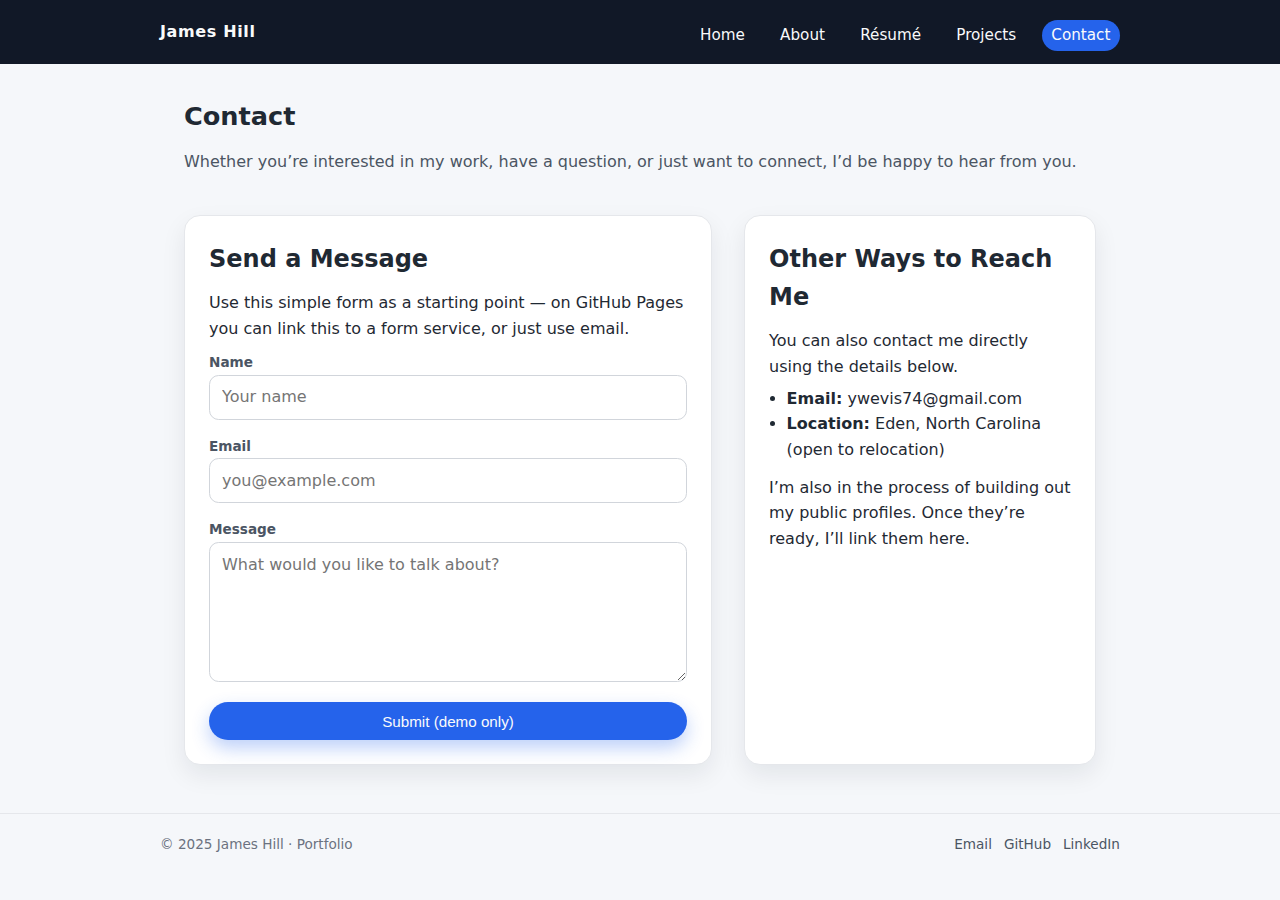
<file: contact.html>
<!DOCTYPE html>
<html lang="en">
<head>
  <meta charset="UTF-8">
  <meta name="viewport" content="width=device-width, initial-scale=1.0">
  <title>Contact - James Hill</title>
  <link rel="stylesheet" href="style.css">
</head>
<body>
  <header>
    <div class="nav-container">
      <div class="logo">James Hill</div>
      <nav>
        <ul>
          <li><a href="index.html" class="">Home</a></li><li><a href="about.html" class="">About</a></li><li><a href="resume.html" class="">Résumé</a></li><li><a href="projects.html" class="">Projects</a></li><li><a href="contact.html" class="active">Contact</a></li>
        </ul>
      </nav>
    </div>
  </header>
  <main>

    <section class="section">
      <h2>Contact</h2>
      <p>
        Whether you’re interested in my work, have a question, or just want to connect,
        I’d be happy to hear from you.
      </p>
    </section>

    <section class="contact-layout">
      <div class="contact-card">
        <h2>Send a Message</h2>
        <p>Use this simple form as a starting point — on GitHub Pages you can link this to a form service, or just use email.</p>
        <form>
          <div>
            <label for="name">Name</label>
            <input id="name" type="text" placeholder="Your name">
          </div>
          <div>
            <label for="email">Email</label>
            <input id="email" type="email" placeholder="you@example.com">
          </div>
          <div>
            <label for="message">Message</label>
            <textarea id="message" placeholder="What would you like to talk about?"></textarea>
          </div>
          <button type="submit" class="btn btn-primary">Submit (demo only)</button>
        </form>
      </div>

      <aside class="info-card">
        <h2>Other Ways to Reach Me</h2>
        <p>You can also contact me directly using the details below.</p>
        <ul>
          <li><strong>Email:</strong> <a href="mailto:ywevis74@gmail.com">ywevis74@gmail.com</a></li>
          <li><strong>Location:</strong> Eden, North Carolina (open to relocation)</li>
        </ul>
        <p style="margin-top:0.75rem;">
          I’m also in the process of building out my public profiles. Once they’re ready,
          I’ll link them here.
        </p>
      </aside>
    </section>

  </main>
  <footer>
    <div class="footer-inner">
      <div>© 2025 James Hill · Portfolio</div>
      <div class="footer-links">
        <a href="mailto:ywevis74@gmail.com">Email</a>
        <a href="https://github.com/" target="_blank" rel="noopener">GitHub</a>
        <a href="https://www.linkedin.com/" target="_blank" rel="noopener">LinkedIn</a>
      </div>
    </div>
  </footer>
</body>
</html>
</file>
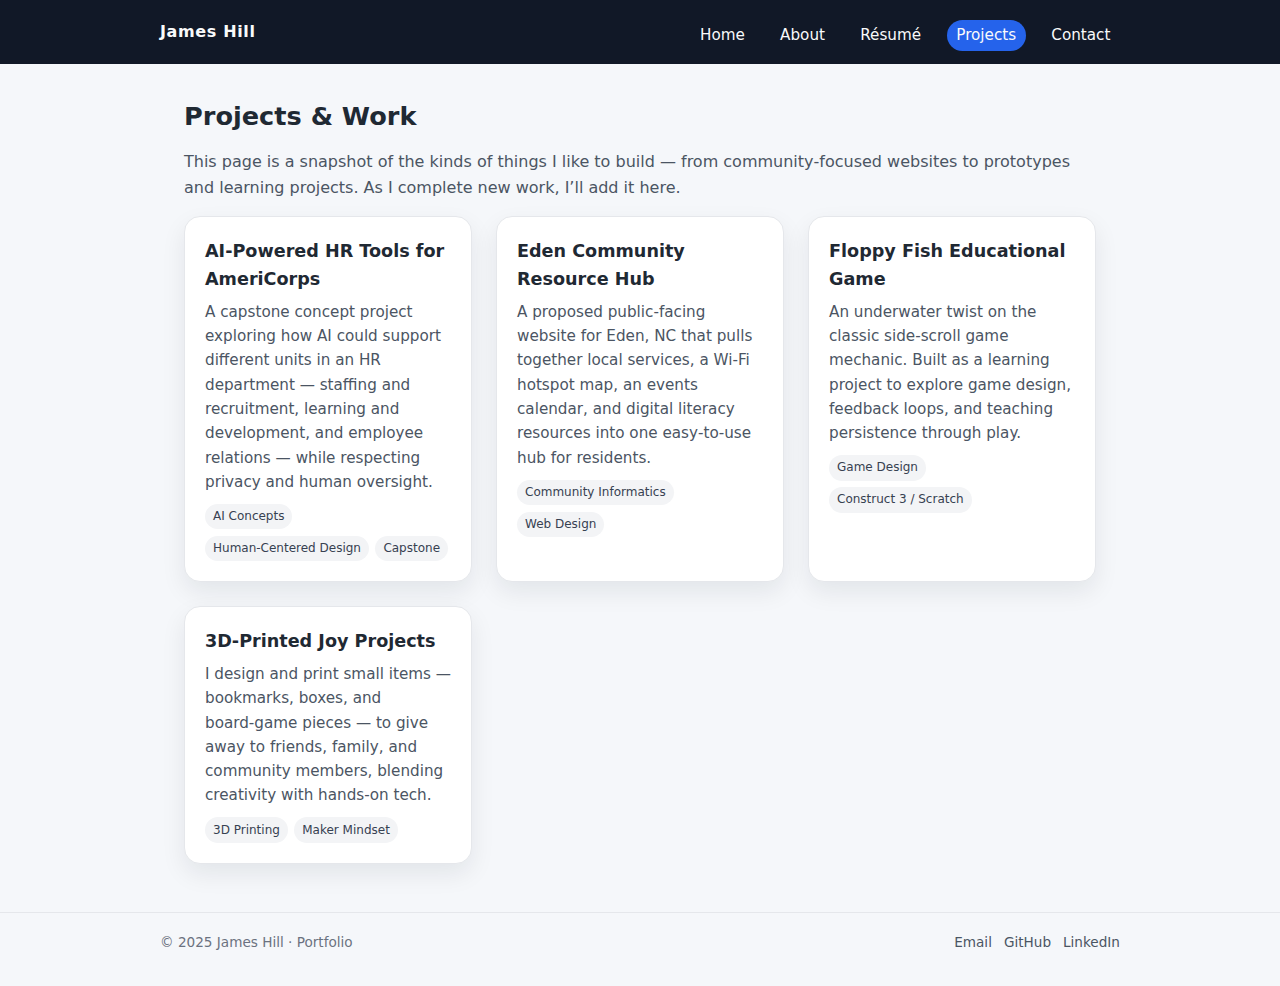
<file: projects.html>
<!DOCTYPE html>
<html lang="en">
<head>
  <meta charset="UTF-8">
  <meta name="viewport" content="width=device-width, initial-scale=1.0">
  <title>Projects - James Hill</title>
  <link rel="stylesheet" href="style.css">
</head>
<body>
  <header>
    <div class="nav-container">
      <div class="logo">James Hill</div>
      <nav>
        <ul>
          <li><a href="index.html" class="">Home</a></li><li><a href="about.html" class="">About</a></li><li><a href="resume.html" class="">Résumé</a></li><li><a href="projects.html" class="active">Projects</a></li><li><a href="contact.html" class="">Contact</a></li>
        </ul>
      </nav>
    </div>
  </header>
  <main>

    <section class="section">
      <h2>Projects &amp; Work</h2>
      <p>
        This page is a snapshot of the kinds of things I like to build — from community‑focused
        websites to prototypes and learning projects. As I complete new work, I’ll add it here.
      </p>

      <div class="card-grid">
        <article class="card">
          <h3>AI‑Powered HR Tools for AmeriCorps</h3>
          <p>
            A capstone concept project exploring how AI could support different units in an HR
            department — staffing and recruitment, learning and development, and employee relations —
            while respecting privacy and human oversight.
          </p>
          <div class="tag-row">
            <span class="tag">AI Concepts</span>
            <span class="tag">Human‑Centered Design</span>
            <span class="tag">Capstone</span>
          </div>
        </article>

        <article class="card">
          <h3>Eden Community Resource Hub</h3>
          <p>
            A proposed public‑facing website for Eden, NC that pulls together local services,
            a Wi‑Fi hotspot map, an events calendar, and digital literacy resources into one
            easy‑to‑use hub for residents.
          </p>
          <div class="tag-row">
            <span class="tag">Community Informatics</span>
            <span class="tag">Web Design</span>
          </div>
        </article>

        <article class="card">
          <h3>Floppy Fish Educational Game</h3>
          <p>
            An underwater twist on the classic side‑scroll game mechanic. Built as a learning
            project to explore game design, feedback loops, and teaching persistence through play.
          </p>
          <div class="tag-row">
            <span class="tag">Game Design</span>
            <span class="tag">Construct 3 / Scratch</span>
          </div>
        </article>

        <article class="card">
          <h3>3D‑Printed Joy Projects</h3>
          <p>
            I design and print small items — bookmarks, boxes, and board‑game pieces — to give
            away to friends, family, and community members, blending creativity with hands‑on tech.
          </p>
          <div class="tag-row">
            <span class="tag">3D Printing</span>
            <span class="tag">Maker Mindset</span>
          </div>
        </article>
      </div>
    </section>

  </main>
  <footer>
    <div class="footer-inner">
      <div>© 2025 James Hill · Portfolio</div>
      <div class="footer-links">
        <a href="mailto:ywevis74@gmail.com">Email</a>
        <a href="https://github.com/" target="_blank" rel="noopener">GitHub</a>
        <a href="https://www.linkedin.com/" target="_blank" rel="noopener">LinkedIn</a>
      </div>
    </div>
  </footer>
</body>
</html>
</file>
<file: style.css>
* {
  box-sizing: border-box;
  margin: 0;
  padding: 0;
}

body {
  font-family: system-ui, -apple-system, BlinkMacSystemFont, "Segoe UI", sans-serif;
  line-height: 1.6;
  color: #1f2933;
  background-color: #f5f7fa;
}

a {
  text-decoration: none;
  color: inherit;
}

header {
  background: #111827;
  color: #f9fafb;
  padding: 1rem 1.5rem;
  position: sticky;
  top: 0;
  z-index: 10;
}

.nav-container {
  max-width: 960px;
  margin: 0 auto;
  display: flex;
  align-items: center;
  justify-content: space-between;
}

.logo {
  font-weight: 700;
  letter-spacing: 0.04em;
}

nav ul {
  list-style: none;
  display: flex;
  gap: 1rem;
}

nav a {
  padding: 0.4rem 0.6rem;
  border-radius: 999px;
  font-size: 0.95rem;
}

nav a:hover,
nav a.active {
  background: #2563eb;
  color: #f9fafb;
}

main {
  max-width: 960px;
  margin: 2rem auto 3rem;
  padding: 0 1.5rem;
}

.hero {
  display: grid;
  grid-template-columns: minmax(0, 3fr) minmax(0, 2fr);
  gap: 2rem;
  align-items: center;
}

.hero-text h1 {
  font-size: 2.4rem;
  margin-bottom: 0.5rem;
}

.hero-text p.lead {
  font-size: 1.1rem;
  color: #4b5563;
  margin-bottom: 1rem;
}

.badges {
  display: flex;
  flex-wrap: wrap;
  gap: 0.5rem;
  margin-bottom: 1.5rem;
}

.badge {
  background: #e5edff;
  color: #1e3a8a;
  padding: 0.25rem 0.7rem;
  border-radius: 999px;
  font-size: 0.8rem;
}

.hero-actions {
  display: flex;
  flex-wrap: wrap;
  gap: 0.75rem;
}

.btn {
  display: inline-flex;
  align-items: center;
  justify-content: center;
  padding: 0.6rem 1.2rem;
  border-radius: 999px;
  border: 1px solid transparent;
  font-weight: 500;
  font-size: 0.95rem;
  cursor: pointer;
  transition: transform 0.08s ease, box-shadow 0.08s ease, background 0.08s ease;
}

.btn-primary {
  background: #2563eb;
  color: #f9fafb;
  box-shadow: 0 8px 18px rgba(37, 99, 235, 0.3);
}

.btn-outline {
  background: transparent;
  color: #111827;
  border-color: #cbd2e1;
}

.btn:hover {
  transform: translateY(-1px);
  box-shadow: 0 10px 22px rgba(15, 23, 42, 0.18);
}

.hero-avatar {
  display: flex;
  justify-content: center;
}

.hero-avatar img {
  width: 220px;
  height: 220px;
  border-radius: 999px;
  object-fit: cover;
  border: 4px solid #e5e7eb;
  box-shadow: 0 14px 40px rgba(15, 23, 42, 0.28);
  background: #111827;
}

.section {
  margin-bottom: 2.5rem;
}

.section h2 {
  font-size: 1.6rem;
  margin-bottom: 0.75rem;
}

.section p {
  color: #4b5563;
}

.card-grid {
  display: grid;
  grid-template-columns: repeat(auto-fit, minmax(260px, 1fr));
  gap: 1.5rem;
  margin-top: 1rem;
}

.card {
  background: #ffffff;
  border-radius: 1rem;
  padding: 1.25rem;
  box-shadow: 0 10px 25px rgba(15, 23, 42, 0.08);
  border: 1px solid #e5e7eb;
}

.card h3 {
  margin-bottom: 0.4rem;
  font-size: 1.1rem;
}

.card p {
  font-size: 0.95rem;
}

.tag-row {
  display: flex;
  flex-wrap: wrap;
  gap: 0.4rem;
  margin-top: 0.6rem;
}

.tag {
  font-size: 0.75rem;
  padding: 0.2rem 0.5rem;
  border-radius: 999px;
  background: #f3f4f6;
  color: #374151;
}

.resume-section {
  background: #ffffff;
  border-radius: 1rem;
  padding: 1.5rem;
  box-shadow: 0 10px 25px rgba(15, 23, 42, 0.08);
  border: 1px solid #e5e7eb;
}

.resume-header {
  border-bottom: 1px solid #e5e7eb;
  padding-bottom: 0.75rem;
  margin-bottom: 1rem;
}

.resume-header h1 {
  font-size: 1.6rem;
}

.resume-header p {
  font-size: 0.95rem;
  color: #4b5563;
}

.resume-meta {
  font-size: 0.9rem;
  color: #6b7280;
}

.resume-block {
  margin-bottom: 1.4rem;
}

.resume-block h2 {
  font-size: 1.1rem;
  margin-bottom: 0.5rem;
}

.job {
  margin-bottom: 0.9rem;
}

.job-title {
  font-weight: 600;
}

.job-meta {
  font-size: 0.9rem;
  color: #6b7280;
}

ul {
  margin-left: 1.1rem;
  margin-top: 0.4rem;
}

.contact-layout {
  display: grid;
  grid-template-columns: minmax(0, 3fr) minmax(0, 2fr);
  gap: 2rem;
}

.contact-card,
.info-card {
  background: #ffffff;
  border-radius: 1rem;
  padding: 1.5rem;
  box-shadow: 0 10px 25px rgba(15, 23, 42, 0.08);
  border: 1px solid #e5e7eb;
}

.contact-card h2,
.info-card h2 {
  margin-bottom: 0.75rem;
}

.contact-card form {
  display: grid;
  gap: 0.8rem;
  margin-top: 0.5rem;
}

label {
  font-size: 0.85rem;
  font-weight: 600;
  color: #4b5563;
}

input,
textarea {
  width: 100%;
  padding: 0.55rem 0.75rem;
  border-radius: 0.6rem;
  border: 1px solid #d1d5db;
  font: inherit;
}

input:focus,
textarea:focus {
  outline: 2px solid #2563eb;
  border-color: transparent;
}

textarea {
  min-height: 140px;
  resize: vertical;
}

footer {
  border-top: 1px solid #e5e7eb;
  padding: 1.2rem 1.5rem 2rem;
  color: #6b7280;
  font-size: 0.85rem;
}

.footer-inner {
  max-width: 960px;
  margin: 0 auto;
  display: flex;
  flex-wrap: wrap;
  justify-content: space-between;
  gap: 0.75rem;
}

.footer-links {
  display: flex;
  gap: 0.75rem;
}

.footer-links a {
  color: #4b5563;
}

@media (max-width: 720px) {
  .hero {
    grid-template-columns: 1fr;
    text-align: left;
  }

  .hero-avatar {
    order: -1;
  }

  .contact-layout {
    grid-template-columns: 1fr;
  }

  header {
    position: static;
  }

  nav ul {
    gap: 0.5rem;
    flex-wrap: wrap;
  }
}
</file>
